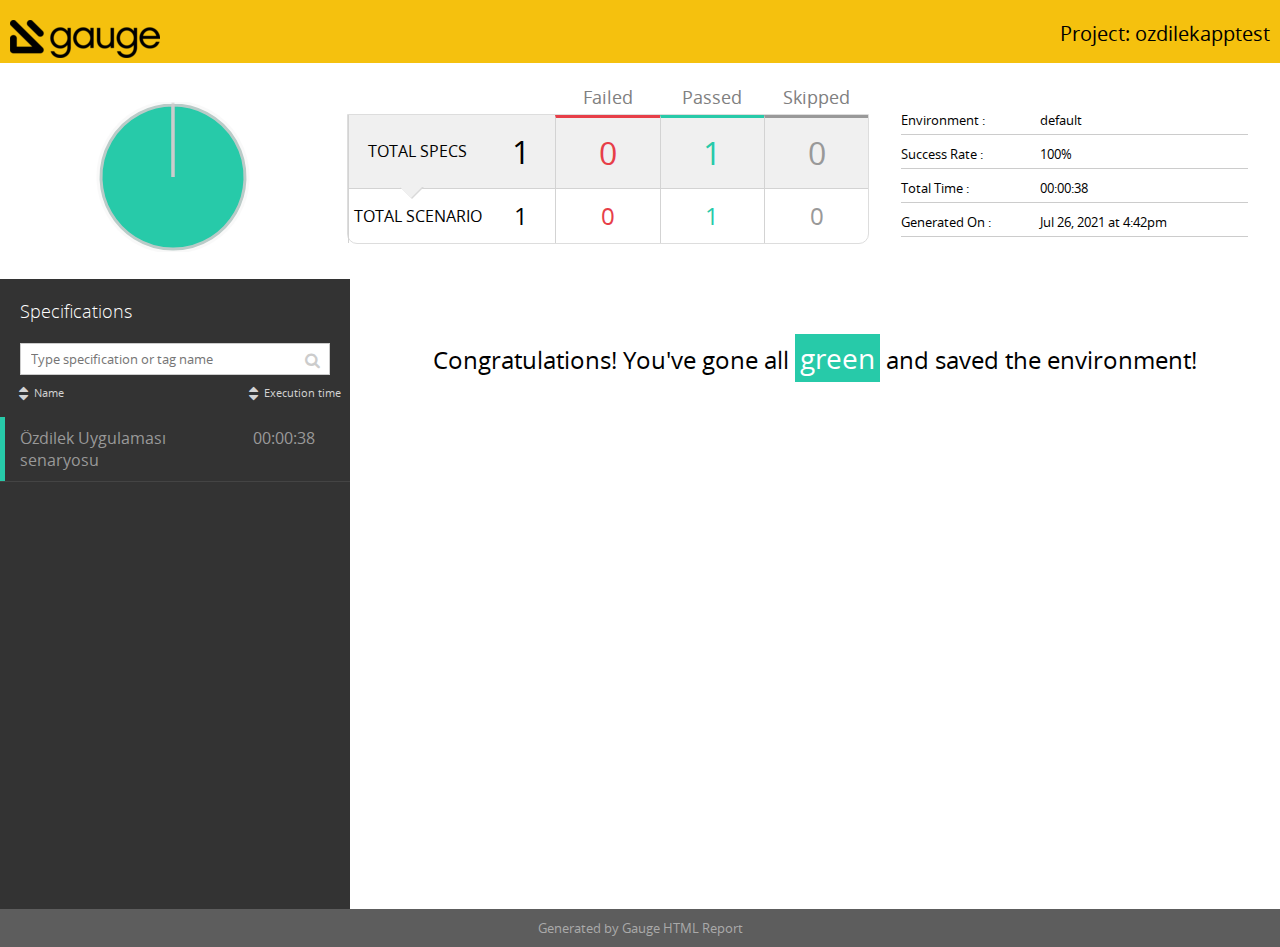
<file: reports/html-report/index.html>
<!doctype html>
  <html><head>
    <meta http-equiv="X-UA-Compatible" content="IE=9; IE=8; IE=7; IE=EDGE" />
    <meta charset="utf-8" />
    <title>Gauge Test Results</title>
    <link rel="shortcut icon" type="image/x-icon" href="images/favicon.ico">
    <link rel="stylesheet" type="text/css" href="css/open-sans.css">
    <link rel="stylesheet" type="text/css" href="css/font-awesome.css">
    <link rel="stylesheet" type="text/css" href="css/normalize.css" />
    <link rel="stylesheet" type="text/css" href="css/style.css" />
  </head>
  <body>
  <header class="top">
    <div class="header">
      <div class="container">
        <div class="logo">
          <a href="."><img src="images/gaugeLogo.png" alt="Report logo"></a>
        </div>
        <h2 class="project">Project: ozdilekapptest</h2>
      </div>
    </div>
  </header>
  <main class="main-container">
  <div class="container">

	
  <div class="report-overview">
   
  <div class="report_chart">
    <div class="chart">
      <svg id="pie-chart" data-results="0,1,0" data-total="1">
        <path class="status failed" />
        <path class="shadow failed" data-status="failed"><title>Failed: 0/1</title></path>
        <path class="status passed" />
        <path class="shadow passed" data-status="passed"><title>Passed: 1/1</title></path>
        <path class="status skipped" />
        <path class="shadow skipped" data-status="skipped"><title>Skipped: 0/1</title></path>
      </svg>
    </div>
  </div>

   
  <div class="report_test-results">
    <div class="report_test-result specs">
        <div class="total-specs" title="Filter all specs"><span class="txt">Total specs</span><span class="value">1</span></div>
        <div class="fail spec-filter" data-status="failed" title="Filter failed specs"><span class="value">0</span></div>
        <div class="pass spec-filter" data-status="passed" title="Filter passed specs"><span class="value">1</span></div>
        <div class="skip spec-filter" data-status="skipped" title="Filter skipped specs"><span class="value">0</span></div>
    </div>
    <div class="report_test-result scenarios">
        <div class="total-scenarios"><span class="txt">Total scenario</span><span class="value">1</span></div>
        <div class="fail scenario-stats" data-status="failed"><span class="value">0</span></div>
        <div class="pass scenario-stats" data-status="passed"><span class="value">1</span></div>
        <div class="skip scenario-stats" data-status="skipped"><span class="value">0</span></div>
    </div>
  </div>

    <div class="report_details">
      
  <ul>
    <li>
      <label>Environment </label>
      <span>default</span>
    </li>
    
    <li>
      <label>Success Rate </label>
      <span>100%</span>
    </li>
    <li>
      <label>Total Time </label>
      <span>00:00:38</span>
    </li>
    <li>
      <label>Generated On </label>
      <span>Jul 26, 2021 at 4:42pm</span>
    </li>
  </ul>

      
  

      
  
  


    </div>
  </div>

	
  <div class="specifications">
  
  
    <aside class="sidebar">
      <h3 class="title">Specifications</h3>
      <div class="searchbar">
        <input id="searchSpecifications" placeholder="Type specification or tag name" type="text" />
        <i class="fa fa-search"></i>
      </div>
      <div class="specs-sorting">
        <div class="sort sort-specs-name" data-sort-by="specs-name"><span class="sort-icons"><i class="fa fa-caret-up"></i><i class="fa fa-caret-down"></i></span><span>Name</span></div>
        <div class="sort sort-execution-time" data-sort-by="execution-time"><span class="sort-icons"><i class="fa fa-caret-up"></i><i class="fa fa-caret-down"></i></span><span>Execution time</span></div>
      </div>
      <div id="listOfSpecifications">
        <ul id="scenarios" class="spec-list">
        
          <a href="specs/example.html">
             
              <li class="passed spec-name">
            
              <span id="scenarioName" class="scenarioname">Özdilek Uygulaması senaryosu</span>
              <span id="time" class="time">00:00:38</span>
            </li>
          </a>
          
        </ul>
      </div>
    </aside>
  

	
    <div class="congratulations details">
      <p>Congratulations! You've gone all <span class="green">green</span> and saved the environment!</p>
    </div>
	
 	</div>
 	</div>
	</main>
	
  <footer class="footer">
    <div class="container">
      <p>Generated by Gauge HTML Report</p>
    </div>
  </footer>

	
    <script type="text/javascript">
      var loadingImage = "images/loading.gif";
      var closeButton = "images/close.gif";
    </script>
    <script src="js/lightbox.js"></script>
    <script src="js/jquery-3.1.0.min.js" type="text/javascript"></script>
    <script src="js/auto-complete.min.js" type="text/javascript"></script>
    <script src="js/clipboard.min.js" type="text/javascript"></script>
    <script src="js/search_index.js" type="text/javascript"></script>
    <script src="js/main.js" type="text/javascript"></script>
    </body>
  </html>
</file>
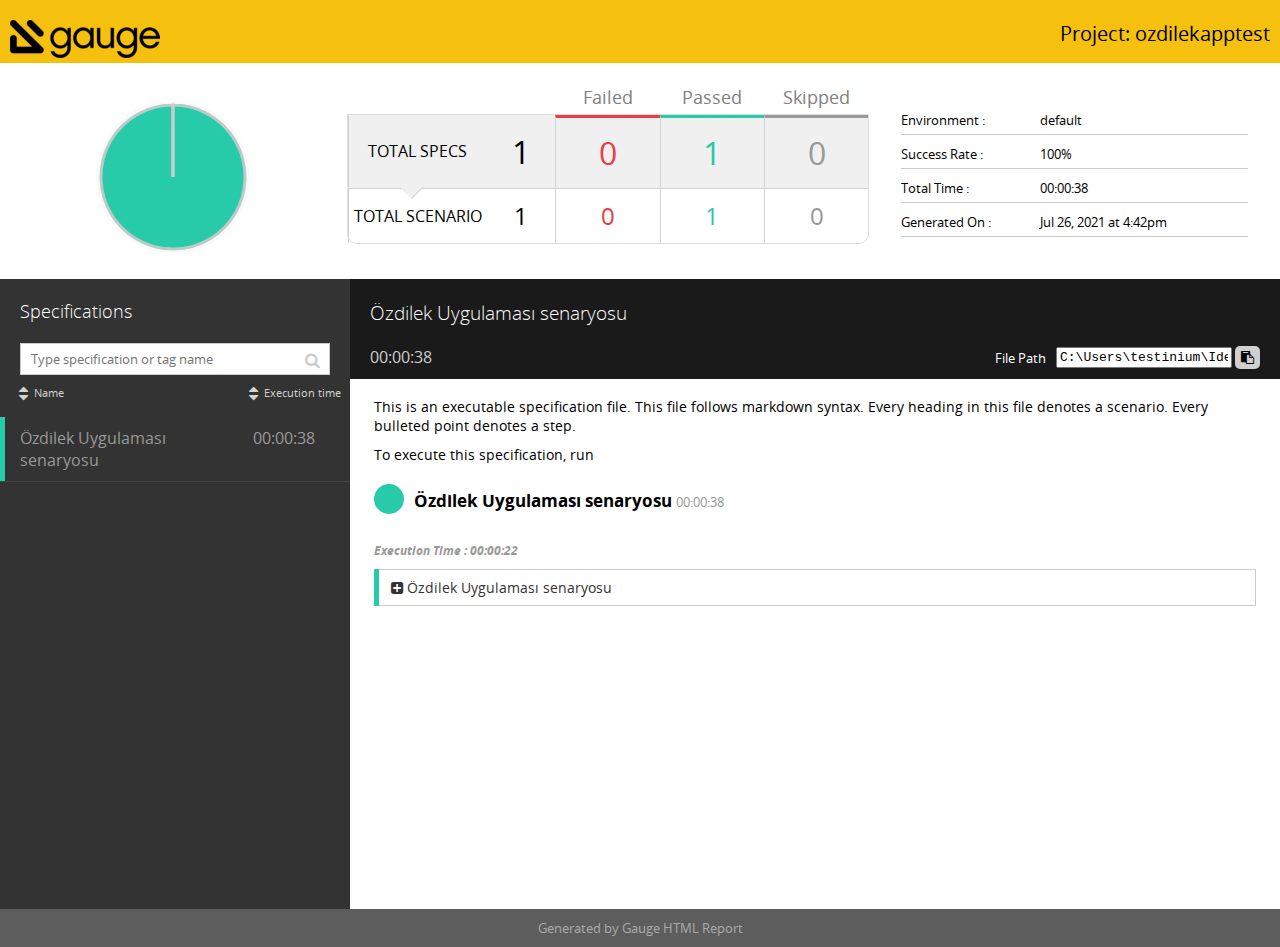
<file: reports/html-report/specs/example.html>
<!doctype html>
  <html><head>
    <meta http-equiv="X-UA-Compatible" content="IE=9; IE=8; IE=7; IE=EDGE" />
    <meta charset="utf-8" />
    <title>Gauge Test Results</title>
    <link rel="shortcut icon" type="image/x-icon" href="../images/favicon.ico">
    <link rel="stylesheet" type="text/css" href="../css/open-sans.css">
    <link rel="stylesheet" type="text/css" href="../css/font-awesome.css">
    <link rel="stylesheet" type="text/css" href="../css/normalize.css" />
    <link rel="stylesheet" type="text/css" href="../css/style.css" />
  </head>
  <body>
  <header class="top">
    <div class="header">
      <div class="container">
        <div class="logo">
          <a href=".."><img src="../images/gaugeLogo.png" alt="Report logo"></a>
        </div>
        <h2 class="project">Project: ozdilekapptest</h2>
      </div>
    </div>
  </header>
  <main class="main-container">
  <div class="container">

	
  <div class="report-overview">
   
  <div class="report_chart">
    <div class="chart">
      <svg id="pie-chart" data-results="0,1,0" data-total="1">
        <path class="status failed" />
        <path class="shadow failed" data-status="failed"><title>Failed: 0/1</title></path>
        <path class="status passed" />
        <path class="shadow passed" data-status="passed"><title>Passed: 1/1</title></path>
        <path class="status skipped" />
        <path class="shadow skipped" data-status="skipped"><title>Skipped: 0/1</title></path>
      </svg>
    </div>
  </div>

   
  <div class="report_test-results">
    <div class="report_test-result specs">
        <div class="total-specs" title="Filter all specs"><span class="txt">Total specs</span><span class="value">1</span></div>
        <div class="fail spec-filter" data-status="failed" title="Filter failed specs"><span class="value">0</span></div>
        <div class="pass spec-filter" data-status="passed" title="Filter passed specs"><span class="value">1</span></div>
        <div class="skip spec-filter" data-status="skipped" title="Filter skipped specs"><span class="value">0</span></div>
    </div>
    <div class="report_test-result scenarios">
        <div class="total-scenarios"><span class="txt">Total scenario</span><span class="value">1</span></div>
        <div class="fail scenario-stats" data-status="failed"><span class="value">0</span></div>
        <div class="pass scenario-stats" data-status="passed"><span class="value">1</span></div>
        <div class="skip scenario-stats" data-status="skipped"><span class="value">0</span></div>
    </div>
  </div>

    <div class="report_details">
      
  <ul>
    <li>
      <label>Environment </label>
      <span>default</span>
    </li>
    
    <li>
      <label>Success Rate </label>
      <span>100%</span>
    </li>
    <li>
      <label>Total Time </label>
      <span>00:00:38</span>
    </li>
    <li>
      <label>Generated On </label>
      <span>Jul 26, 2021 at 4:42pm</span>
    </li>
  </ul>

      
  

      
  
  


    </div>
  </div>


	

	

	
		<div class="specifications">
		
  
    <aside class="sidebar">
      <h3 class="title">Specifications</h3>
      <div class="searchbar">
        <input id="searchSpecifications" placeholder="Type specification or tag name" type="text" />
        <i class="fa fa-search"></i>
      </div>
      <div class="specs-sorting">
        <div class="sort sort-specs-name" data-sort-by="specs-name"><span class="sort-icons"><i class="fa fa-caret-up"></i><i class="fa fa-caret-down"></i></span><span>Name</span></div>
        <div class="sort sort-execution-time" data-sort-by="execution-time"><span class="sort-icons"><i class="fa fa-caret-up"></i><i class="fa fa-caret-down"></i></span><span>Execution time</span></div>
      </div>
      <div id="listOfSpecifications">
        <ul id="scenarios" class="spec-list">
        
          <a href="example.html">
             
              <li class="passed spec-name">
            
              <span id="scenarioName" class="scenarioname">Özdilek Uygulaması senaryosu</span>
              <span id="time" class="time">00:00:38</span>
            </li>
          </a>
          
        </ul>
      </div>
    </aside>
  

		
  
	
  <div id="specificationContainer" class="details">
    <header class="curr-spec">
      <div class="spec-head-wrapper">
        <h3 class="spec-head" title="C:\Users\testinium\IdeaProjects\ozdilekapptest\specs\example.spec">Özdilek Uygulaması senaryosu</h3>
        <div class="hidden report_test-results" alt="Scenarios" title="Scenarios">
          <ul>
            <li class="fail"><span class="value">0</span><span class="txt">Failed</span></li>
            <li class="pass"><span class="value">1</span><span class="txt">Passed</span></li>
            <li class="skip"><span class="value">0</span><span class="txt">Skipped</span></li>
          </ul>
        </div>
      </div>
      <div class="spec-meta">
        <div class="spec-filename">
          <label for="specFileName">File Path</label>
          <input id="specFileName" value="C:\Users\testinium\IdeaProjects\ozdilekapptest\specs\example.spec" readonly/>
          <button class="clipboard-btn" data-clipboard-target="#specFileName" title="Copy to Clipboard">
              <i class="fa fa-clipboard" aria-hidden="true" title="Copy to Clipboard"></i>
          </button>
        </div>
        <span class="time">00:00:38</span>
      </div>

	
  

	</header>
	<div id="specItemsContainer">
	
    
  

    
    
    

    <div class="content">
    
  
  <span><p>This is an executable specification file. This file follows markdown syntax.
Every heading in this file denotes a scenario. Every bulleted point denotes a step.</p>

<p>To execute this specification, run</p>
</span>
  
  

  

      
        
	
  <div class="scenario-container passed">
    

	
  <div class="scenario-head">
    <h3 class="head borderBottom">Özdilek Uygulaması senaryosu</h3>
    
    <span class="time">00:00:38</span>

	
  

	</div>
  
  

  
  

  
	

  
  
    
  
    
  
  <div class="step concept">
  
  
    <h5 class="execution-time">
      <span class="time">Execution Time : 00:00:22</span>
    </h5>
  
  <div class="step-info passed">
  
  <ul>
    <li class="step">
      <div class="step-txt">


  <i class="fa fa-plus-square" aria-hidden="true"></i>
  
  
    
      <span>
        Özdilek Uygulaması senaryosu
      </span>
    
  
  </div>

  </li></ul></div></div>
  <div class="concept-steps">
  
    
  
    
  
  <div class="step">
  
  
    <h5 class="execution-time">
      <span class="time">Execution Time : 00:00:02</span>
    </h5>
  
  <div class="step-info passed">
  
  <ul>
    <li class="step">
      <div class="step-txt">


  
  

  
  

  
  
  
  
  
    
      <span>
        Uygulama açılması kontrol edilir
      </span>
    
  
  </div>

  
    
    
  

    
    
  

  
  
  
  

  
  

  
	</li></ul></div></div>
  
    
  

  

  
    
  
    
  
  <div class="step">
  
  
    <h5 class="execution-time">
      <span class="time">Execution Time : 00:00:00</span>
    </h5>
  
  <div class="step-info passed">
  
  <ul>
    <li class="step">
      <div class="step-txt">


  
  

  
  

  
  
  
  
  
    
      <span>
        Alışveriş yap butonuna tıklanır
      </span>
    
  
  </div>

  
    
    
  

    
    
  

  
  
  
  

  
  

  
	</li></ul></div></div>
  
    
  

  

  
    
  
    
  
  <div class="step">
  
  
    <h5 class="execution-time">
      <span class="time">Execution Time : 00:00:02</span>
    </h5>
  
  <div class="step-info passed">
  
  <ul>
    <li class="step">
      <div class="step-txt">


  
  

  
  

  
  
  
  
  
    
      <span>
        Alışveriş sayfasının açıldığı doğrulanır
      </span>
    
  
  </div>

  
    
    
  

    
    
  

  
  
  
  

  
  

  
	</li></ul></div></div>
  
    
  

  

  
    
  
    
  
  <div class="step">
  
  
    <h5 class="execution-time">
      <span class="time">Execution Time : 00:00:00</span>
    </h5>
  
  <div class="step-info passed">
  
  <ul>
    <li class="step">
      <div class="step-txt">


  
  

  
  

  
  
  
  
  
    
      <span>
        Kategoriler sayfası açılır
      </span>
    
  
  </div>

  
    
    
  

    
    
  

  
  
  
  

  
  

  
	</li></ul></div></div>
  
    
  

  

  
    
  
    
  
  <div class="step">
  
  
    <h5 class="execution-time">
      <span class="time">Execution Time : 00:00:02</span>
    </h5>
  
  <div class="step-info passed">
  
  <ul>
    <li class="step">
      <div class="step-txt">


  
  

  
  

  
  
  
  
  
    
      <span>
        Kategoriler sayfası açıldığı doğrulanır.
      </span>
    
  
  </div>

  
    
    
  

    
    
  

  
  
  
  

  
  

  
	</li></ul></div></div>
  
    
  

  

  
    
  
    
  
  <div class="step">
  
  
    <h5 class="execution-time">
      <span class="time">Execution Time : 00:00:00</span>
    </h5>
  
  <div class="step-info passed">
  
  <ul>
    <li class="step">
      <div class="step-txt">


  
  

  
  

  
  
  
  
  
    
      <span>
        Kadın seçeneğine tıklanır
      </span>
    
  
  </div>

  
    
    
  

    
    
  

  
  
  
  

  
  

  
	</li></ul></div></div>
  
    
  

  

  
    
  
    
  
  <div class="step">
  
  
    <h5 class="execution-time">
      <span class="time">Execution Time : 00:00:00</span>
    </h5>
  
  <div class="step-info passed">
  
  <ul>
    <li class="step">
      <div class="step-txt">


  
  

  
  

  
  
  
  
  
    
      <span>
        Pantolon sekmesi seçilir
      </span>
    
  
  </div>

  
    
    
  

    
    
  

  
  
  
  

  
  

  
	</li></ul></div></div>
  
    
  

  

  
    
  
    
  
  <div class="step">
  
  
    <h5 class="execution-time">
      <span class="time">Execution Time : 00:00:05</span>
    </h5>
  
  <div class="step-info passed">
  
  <ul>
    <li class="step">
      <div class="step-txt">


  
  

  
  

  
  
  
  
  
    
      <span>
        Ekranı kaydır
      </span>
    
  
  </div>

  
    
    
  

    
    
  

  
  
  
  

  
  

  
	</li></ul></div></div>
  
    
  

  

  
    
  
    
  
  <div class="step">
  
  
    <h5 class="execution-time">
      <span class="time">Execution Time : 00:00:00</span>
    </h5>
  
  <div class="step-info passed">
  
  <ul>
    <li class="step">
      <div class="step-txt">


  
  

  
  

  
  
  
  
  
    
      <span>
        Son ürünü favorilere ekle
      </span>
    
  
  </div>

  
    
    
  

    
    
  

  
  
  
  

  
  

  
	</li></ul></div></div>
  
    
  

  

  
    
  
    
  
  <div class="step">
  
  
    <h5 class="execution-time">
      <span class="time">Execution Time : 00:00:01</span>
    </h5>
  
  <div class="step-info passed">
  
  <ul>
    <li class="step">
      <div class="step-txt">


  
  

  
  

  
  
  
  
  
    
      <span>
        Giriş yap sayfasının açıldıgı kontrol edilir
      </span>
    
  
  </div>

  
    
    
  

    
    
  

  
  
  
  

  
  

  
	</li></ul></div></div>
  
    
  

  

  
    
  
    
  
  <div class="step">
  
  
    <h5 class="execution-time">
      <span class="time">Execution Time : 00:00:00</span>
    </h5>
  
  <div class="step-info passed">
  
  <ul>
    <li class="step">
      <div class="step-txt">


  
  

  
  

  
  
  
  
  
    
      <span>
        Geri butonuna basılır
      </span>
    
  
  </div>

  
    
    
  

    
    
  

  
  
  
  

  
  

  
	</li></ul></div></div>
  
    
  

  

  
    
  
    
  
  <div class="step">
  
  
    <h5 class="execution-time">
      <span class="time">Execution Time : 00:00:00</span>
    </h5>
  
  <div class="step-info passed">
  
  <ul>
    <li class="step">
      <div class="step-txt">


  
  

  
  

  
  
  
  
  
    
      <span>
        ürünlerin yeniden listelendiği gözlemlenir
      </span>
    
  
  </div>

  
    
    
  

    
    
  

  
  
  
  

  
  

  
	</li></ul></div></div>
  
    
  

  

  
    
  
    
  
  <div class="step">
  
  
    <h5 class="execution-time">
      <span class="time">Execution Time : 00:00:00</span>
    </h5>
  
  <div class="step-info passed">
  
  <ul>
    <li class="step">
      <div class="step-txt">


  
  

  
  

  
  
  
  
  
    
      <span>
        Hesabım ikonuna tıklanır
      </span>
    
  
  </div>

  
    
    
  

    
    
  

  
  
  
  

  
  

  
	</li></ul></div></div>
  
    
  

  

  
    
  
    
  
  <div class="step">
  
  
    <h5 class="execution-time">
      <span class="time">Execution Time : 00:00:00</span>
    </h5>
  
  <div class="step-info passed">
  
  <ul>
    <li class="step">
      <div class="step-txt">


  
  

  
  

  
  
  
  
  
    
      <span>
        Giriş yap sayfasının açıldıgı kontrol edilir
      </span>
    
  
  </div>

  
    
    
  

    
    
  

  
  
  
  

  
  

  
	</li></ul></div></div>
  
    
  

  

  
    
  
    
  
  <div class="step">
  
  
    <h5 class="execution-time">
      <span class="time">Execution Time : 00:00:00</span>
    </h5>
  
  <div class="step-info passed">
  
  <ul>
    <li class="step">
      <div class="step-txt">


  
  

  
  

  
  
  
  
  
    
      <span>
        Geri butonuna basılır
      </span>
    
  
  </div>

  
    
    
  

    
    
  

  
  
  
  

  
  

  
	</li></ul></div></div>
  
    
  

  

  
    
  
    
  
  <div class="step">
  
  
    <h5 class="execution-time">
      <span class="time">Execution Time : 00:00:00</span>
    </h5>
  
  <div class="step-info passed">
  
  <ul>
    <li class="step">
      <div class="step-txt">


  
  

  
  

  
  
  
  
  
    
      <span>
        ürünlerin yeniden listelendiği gözlemlenir
      </span>
    
  
  </div>

  
    
    
  

    
    
  

  
  
  
  

  
  

  
	</li></ul></div></div>
  
    
  

  

  
    
  
    
  
  <div class="step">
  
  
    <h5 class="execution-time">
      <span class="time">Execution Time : 00:00:00</span>
    </h5>
  
  <div class="step-info passed">
  
  <ul>
    <li class="step">
      <div class="step-txt">


  
  

  
  

  
  
  
  
  
    
      <span>
        Sepetim sayfasına tıklanır
      </span>
    
  
  </div>

  
    
    
  

    
    
  

  
  
  
  

  
  

  
	</li></ul></div></div>
  
    
  

  

  
    
  
    
  
  <div class="step">
  
  
    <h5 class="execution-time">
      <span class="time">Execution Time : 00:00:01</span>
    </h5>
  
  <div class="step-info passed">
  
  <ul>
    <li class="step">
      <div class="step-txt">


  
  

  
  

  
  
  
  
  
    
      <span class="parameter">"1"</span>
    
  
    
      <span>
         saniye kadar beklendi
      </span>
    
  
  </div>

  
    
    
  

    
    
  

  
  
  
  

  
  

  
	</li></ul></div></div>
  
    
  

  

  
    
  
    
  
  <div class="step">
  
  
    <h5 class="execution-time">
      <span class="time">Execution Time : 00:00:00</span>
    </h5>
  
  <div class="step-info passed">
  
  <ul>
    <li class="step">
      <div class="step-txt">


  
  

  
  

  
  
  
  
  
    
      <span>
        Giriş yap sayfasının açıldıgı kontrol edilir
      </span>
    
  
  </div>

  
    
    
  

    
    
  

  
  
  
  

  
  

  
	</li></ul></div></div>
  
    
  

  

  
  </div>

  

  
  

  
  

  
  

  
	
	</div>

      

    </div>
    </div>

    
  

    
    
    
    </div>
  

		</div>
	

 	</div>
	</main>
	
  <footer class="footer">
    <div class="container">
      <p>Generated by Gauge HTML Report</p>
    </div>
  </footer>

	
    <script type="text/javascript">
      var loadingImage = "../images/loading.gif";
      var closeButton = "../images/close.gif";
    </script>
    <script src="../js/lightbox.js"></script>
    <script src="../js/jquery-3.1.0.min.js" type="text/javascript"></script>
    <script src="../js/auto-complete.min.js" type="text/javascript"></script>
    <script src="../js/clipboard.min.js" type="text/javascript"></script>
    <script src="../js/search_index.js" type="text/javascript"></script>
    <script src="../js/main.js" type="text/javascript"></script>
    </body>
  </html>
</file>
<file: reports/html-report/css/open-sans.css>
/* BEGIN Light */
@font-face {
  font-family: 'Open Sans';
  src: url("../fonts/open-sans/Light/OpenSans-Light.eot?v=1.1.0");
  src: url("../fonts/open-sans/Light/OpenSans-Light.eot?#iefix&v=1.1.0") format("embedded-opentype"), url("../fonts/open-sans/Light/OpenSans-Light.woff2?v=1.1.0") format("woff2"), url("../fonts/open-sans/Light/OpenSans-Light.woff?v=1.1.0") format("woff"), url("../fonts/open-sans/Light/OpenSans-Light.ttf?v=1.1.0") format("truetype"), url("../fonts/open-sans/Light/OpenSans-Light.svg?v=1.1.0#Light") format("svg");
  font-weight: 300;
  font-style: normal; }
/* END Light */
/* BEGIN Regular */
@font-face {
  font-family: 'Open Sans';
  src: url("../fonts/open-sans/Regular/OpenSans-Regular.eot?v=1.1.0");
  src: url("../fonts/open-sans/Regular/OpenSans-Regular.eot?#iefix&v=1.1.0") format("embedded-opentype"), url("../fonts/open-sans/Regular/OpenSans-Regular.woff2?v=1.1.0") format("woff2"), url("../fonts/open-sans/Regular/OpenSans-Regular.woff?v=1.1.0") format("woff"), url("../fonts/open-sans/Regular/OpenSans-Regular.ttf?v=1.1.0") format("truetype"), url("../fonts/open-sans/Regular/OpenSans-Regular.svg?v=1.1.0#Regular") format("svg");
  font-weight: normal;
  font-style: normal; }
/* END Regular */
/* BEGIN Italic */
@font-face {
  font-family: 'Open Sans';
  src: url("../fonts/open-sans/Italic/OpenSans-Italic.eot?v=1.1.0");
  src: url("../fonts/open-sans/Italic/OpenSans-Italic.eot?#iefix&v=1.1.0") format("embedded-opentype"), url("../fonts/open-sans/Italic/OpenSans-Italic.woff2?v=1.1.0") format("woff2"), url("../fonts/open-sans/Italic/OpenSans-Italic.woff?v=1.1.0") format("woff"), url("../fonts/open-sans/Italic/OpenSans-Italic.ttf?v=1.1.0") format("truetype"), url("../fonts/open-sans/Italic/OpenSans-Italic.svg?v=1.1.0#Italic") format("svg");
  font-weight: normal;
  font-style: italic; }
/* END Italic */
/* BEGIN Bold */
@font-face {
  font-family: 'Open Sans';
  src: url("../fonts/open-sans/Bold/OpenSans-Bold.eot?v=1.1.0");
  src: url("../fonts/open-sans/Bold/OpenSans-Bold.eot?#iefix&v=1.1.0") format("embedded-opentype"), url("../fonts/open-sans/Bold/OpenSans-Bold.woff2?v=1.1.0") format("woff2"), url("../fonts/open-sans/Bold/OpenSans-Bold.woff?v=1.1.0") format("woff"), url("../fonts/open-sans/Bold/OpenSans-Bold.ttf?v=1.1.0") format("truetype"), url("../fonts/open-sans/Bold/OpenSans-Bold.svg?v=1.1.0#Bold") format("svg");
  font-weight: bold;
  font-style: normal; }
/* END Bold */
/* BEGIN Bold Italic */
@font-face {
  font-family: 'Open Sans';
  src: url("../fonts/open-sans/BoldItalic/OpenSans-BoldItalic.eot?v=1.1.0");
  src: url("../fonts/open-sans/BoldItalic/OpenSans-BoldItalic.eot?#iefix&v=1.1.0") format("embedded-opentype"), url("../fonts/open-sans/BoldItalic/OpenSans-BoldItalic.woff2?v=1.1.0") format("woff2"), url("../fonts/open-sans/BoldItalic/OpenSans-BoldItalic.woff?v=1.1.0") format("woff"), url("../fonts/open-sans/BoldItalic/OpenSans-BoldItalic.ttf?v=1.1.0") format("truetype"), url("../fonts/open-sans/BoldItalic/OpenSans-BoldItalic.svg?v=1.1.0#BoldItalic") format("svg");
  font-weight: bold;
  font-style: italic; }
/* END Bold Italic */
</file>
<file: reports/html-report/css/style.css>
/*----------------------------------------------------------------
 *  Copyright (c) ThoughtWorks, Inc.
 *  Licensed under the Apache License, Version 2.0
 *  See LICENSE in the project root for license information.
 *----------------------------------------------------------------*/
 
* {
    box-sizing: border-box;
}

:root {
    --fail-color: #e73e48;
    --pass-color: #27caa9;
    --skip-color: #999999
}

body {
    font-family: 'Open Sans', sans-serif;
    font-size: 16px;
    font-weight: 400;
    margin: 0;
    padding: 0;
    outline: 0;
    background: #5d5d5d;
}

p {
    margin: 10px 0;
}

blockquote {
	font-style: italic;
	border-left: 0.25rem solid #333;
	margin-left: 0;
	padding-left: 1rem;
}

.container {
    margin: 0 auto;
    background: #fff;
    padding-top: 1rem;
}

.container:after {
    content: "";
    display: table;
    clear: both;
}

header.top {
    background: #f5c10e;
}

header.top:after {
    content: "";
    display: table;
    clear: both;
}

header.top .container {
    background: inherit;
}

header.top .container {
    padding-top: 10px;
    display: flex;
    flex-direction: column;
}

header.top .logo {
    float: none;
    margin: 10px 10px 0 10px;
}

header.top .project {
    float: none;
    margin: 0 10px 10px 10px;
    text-align: left;
    font-size: 1rem;
    font-weight: 400;
}

.value {
    text-align: left;
    font-size: 2rem;
}

.report-overview {
    display: -webkit-box;
    display: -webkit-flex;
    display: -ms-flexbox;
    display: flex;
    -webkit-box-align: center;
    -webkit-align-items: center;
    -ms-flex-align: center;
    align-items: center;
    flex-direction: column;
}

.report-overview:after {
    content: "";
    display: table;
    clear: both;
}

.report-overview > div {
    flex: 1;
}
.report-overview .report_test-results {
    flex: 1.5;
}

.report_chart {
    display: -webkit-box;
    display: -webkit-flex;
    display: -ms-flexbox;
    display: flex;
    -webkit-box-align: center;
    -webkit-align-items: center;
    -ms-flex-align: center;
    align-items: center;
    flex-direction: column;
    width: 100%;
}

.report_chart > div {
    float: none;
}

.report_chart .chart {
    width: 100%;
    padding-left: 0;
    text-align: center;
    display: none;
}

.report_test-result.scenarios .total-specs .value,  .report_test-result.scenarios .value {
    font-size: 1.5rem;
    text-align: center;
}

.report_test-result .total-specs span,
.report_test-results ul,
.report_test-results .value {
    text-align: center;
    display: block;
}

.txt {
    text-align: right;
    text-transform: uppercase;
    display: block;
}

.report_test-results {
    width: 100%;
    position: relative;
}

.report_test-results ul {
    list-style-type: none;
    margin: 0;
    padding: 0;
}

.report-overview .report_test-results ul li{
    padding: 0.75rem;
    margin: 1rem 0.25rem;
}

.report-overview .report_test-results ul li,
.report_test-result .total-specs {
    display: inline-block;
    cursor: pointer;
    /*background-color: #f9f9f9;*/
    transition: background-color 0.75s;
}

.report_details {
    width: 100%;
    margin: 10px 0 0 0;
    padding: 10px;
}

.report_details ul {
    list-style-type: none;
    margin: 0;
    padding: 0;
    display: flex;
    flex-direction: column;
}

.report_details ul > li {
    display: flex;
    flex-direction: row;
}

.report_details .suite_messages {
    overflow-y: scroll;
    max-height: 100px;
    background-color: #ccc;
    font-family:  Courier New;
}

.report_details .suite_messages .message_separator {
    text-align: center;
}

.report_details .suite_messages .step-message {
    padding: 0px 0px 0px 10px;
}

.report_details .suite_messages .step-message p:before {
    content: "$";
    padding-right: 5px;
    font-weight: bold;
}

.report_details .suite_screenshots {
    overflow-y: scroll;
    max-height: 100px;
    background-color:#ccc;
}

.report_details label, .report_details span {
    margin-bottom: 10px;
    font-size: 0.8rem;
}

.report_details label {
    clear: both;
    text-align: right;
    padding-right: 10px;
    width: 50%;
}

.report_details label:after {
    content: ":";
}

.report_details span {
    position: relative;
    margin-left: 0;
    text-align: left;
    flex-grow: 1;
}

.report_details span,
.report_details label {
    padding-bottom: 5px;
    border-bottom: 1px solid #cccccc;
}

.fail .value {
    color: var(--fail-color);
}

.pass .value {
    color: var(--pass-color);
}

.skip .value {
    color: var(--skip-color);
}

.specifications {
    background: #f5f5f5;
    display: -webkit-box;
    display: -webkit-flex;
    display: -ms-flexbox;
    display: flex;
    flex-direction: column;
}

.specifications:after {
    content: "";
    display: table;
    clear: both;
}

.specifications .sidebar {
    background: #333333;
    color: #fff;
    width: 100%;
}

#listOfSpecifications {
    max-height: 8rem;
    overflow: scroll;
    overflow-x: hidden;
}

.specifications .title {
    font-weight: 300;
    font-size: 1.125rem;
    margin: 20px 20px 10px;
    color: #fff;
    display: none;
}

.specifications .searchbar {
    position: relative;
    padding: 10px 20px;
}

.specifications .searchbar input[type=text] {
    width: 100%;
    display: block;
    line-height: 30px;
    padding: 0 40px 0 10px;
    font-size: 0.8rem;
    color: #333333;
}

.specifications .searchbar .fa {
    position: absolute;
    color: #cccccc;
    right: 30px;
    top: 20px;
}
.spec-screenshot-container {
    max-width: 16.66%;
    max-height: 16.66%;
}
.spec-list {
    list-style-type: none;
    margin: 0;
    padding: 0;
}

.spec-list li {
    width: 100%;
    padding: 10px 20px;
    border-bottom: 1px solid #444;
    color: #999999;
    position: relative;
    -webkit-transition: all 0.3s ease;
    transition: all 0.3s ease;
    background: transparent;
    cursor: pointer;
}

.spec-list li:after {
    content: "";
    display: table;
    clear: both;
}

.spec-list li .scenarioname {
    float: left;
    width: 75%;
    padding-right: 0.5rem;
    overflow: hidden;
    text-overflow: ellipsis;
}

.spec-list li .scenarioname:hover {
    overflow-wrap: break-word;
    overflow: visible;
}

.spec-list li .time {
    width: 25%;
    float: right;
}

.spec-list li.selected, .spec-list li:hover {
    background: #1a1a1a;
    color: #fff;
    -webkit-transition: all 0.3s ease;
    transition: all 0.3s ease;
}

.spec-list li.passed:before {
    content: "";
    width: 5px;
    height: 100%;
    background: #27caa9;
    position: absolute;
    left: 0;
    top: 0;
}

.spec-list li.failed:before {
    content: "";
    width: 5px;
    height: 100%;
    background: #e73e48;
    position: absolute;
    left: 0;
    top: 0;
}

.spec-list li.skipped:before {
    content: "";
    width: 5px;
    height: 100%;
    background: #cccccc;
    position: absolute;
    left: 0;
    top: 0;
}

.spec-list li.errored:before {
    content: "";
    width: 5px;
    height: 100%;
    background: #f00;
    position: absolute;
    left: 0;
    top: 0;
}

.spec-list li.selected:before {
    content: "";
    width: 10px;
    -webkit-transition: all 0.2s ease;
    transition: all 0.2s ease;
}

#specificationContainer {
    border-top: 0.25rem solid #cccccc;
}

.details {
    -webkit-flex-grow: 1;
    -moz-flex-grow: 1;
    flex-grow: 1;
    padding: 0 0px 50px 0;
    background-color: #ffffff;
}

.details:after {
    content: "";
    display: table;
    clear: both;
}

.details .content {
    padding: 0.5rem;
    background: #fff;
    font-size: 0.9rem;
}

.details .content:after {
    content: "";
    display: table;
    clear: both;
}

.details table {
    border-collapse: collapse;
    border: 1px solid #cccccc;
    border-bottom: 0;
    border-right: 0;
    min-width: 25%;
}

.details table td, .details table th {
    border-bottom: 1px solid #cccccc;
    border-right: 1px solid #cccccc;
    padding: 10px;
}

.details table th {
    background: #cccccc;
}

.details .data-table {
    border-collapse: collapse;
    border: 1px solid #cccccc;
    border-bottom: 0;
    border-right: 0;
    margin-bottom: 1.75rem;
}

.details .data-table td {
    color: #000000;
    border-bottom: none;
    border-right: none;
    padding: 0.5rem 1rem;
    cursor: pointer;
    opacity: 0.75;
}

.data-table tr.passed td {
    background-color: #27CAA9;
}

.data-table tr.failed td {
    background-color: #E73E48;
    color: #ffffff;
}

.data-table tr.skipped td {
    background-color: #999999;
    color: #000000;
}

.data-table tr.selected td {
    opacity: 1;
}

.data-table tr.selected td:first-child {
    border-left: 4px solid #0085C9;
}

.data-table tr:hover td {
    opacity: 0.9;
}

.curr-spec {
    padding: 10px 20px;
    color: #fff;
    background: #1a1a1a;
}

.curr-spec:after {
    content: "";
    display: table;
    clear: both;
}

.curr-spec .spec-head {
    margin: 10px 20px 10px 0;
    font-weight: 300;
    font-size: 1.5rem;
}

.curr-spec .time {
    font-size: 1rem;
    margin-top: 20px;
    color: #cccccc;
    float: left;
}

.curr-spec .tags {
    clear: both;
    color: #cccccc;
}

.curr-spec .tags strong {
    color: #fff;
    font-size: 0.8rem;
}

.curr-spec .tags span:last-child:after {
    content: "";
}

.curr-spec .tags span:after {
    content: ",";
}

.curr-spec p {
    margin: 0 0 10px 0;
}

.scenario-container {
    background: #fff;
    margin: 20px 0;
    position: relative;
    padding-bottom: 1px;
}

.scenario-container.passed:before {
    content: "";
    width: 30px;
    height: 30px;
    border-radius: 50%;
    background: #27caa9;
    display: block;
    position: absolute;
}

.scenario-container.failed:before {
    content: "";
    width: 30px;
    height: 30px;
    border-radius: 50%;
    background: #e73e48;
    display: block;
    position: absolute;
}

.scenario-container.skipped:before {
    content: "";
    width: 30px;
    height: 30px;
    border-radius: 50%;
    background: #a1a1a1;
    display: block;
    position: absolute;
}

.scenario-container .passed {
    position: relative;
}

.scenario-container .passed:before {
    content: "";
    width: 5px;
    height: 100%;
    background: #27caa9;
    position: absolute;
    left: 0;
    top: 0;
}

.scenario-container .passed ul {
    list-style-type: none;
    margin: 0;
    padding: 0;
}

.scenario-container .failed {
    position: relative;
}

.scenario-container .failed:before {
    content: "";
    width: 5px;
    height: 100%;
    background: #e73e48;
    position: absolute;
    left: 0;
    top: 0;
}

.scenario-container .not-executed {
    border-left: 5px solid #a1a1a1;
    margin-top: 20px;
}

.scenario-container .not-executed .step {
    color: #a1a1a1;
}

.scenario-head {
    margin-left: 40px;
    margin-bottom: 20px;
}

.scenario-head .head {
    margin: 5px 0 10px 0;
    display: inline-block;
}

.scenario-head .time {
    display: inline-block;
    font-size: 0.8rem;
    color: #999999;
}

.scenario-head .tags {
    margin: 0 0 10px 0;
}

.scenario-retry-count {
    padding: 5px;
    background-color: yellow
}

.step {
    list-style-type: none;
    margin: 0;
    padding: 0;
    color: #333333;
}

.step ul {
    list-style-type: none;
    margin: 0;
    padding: 0;
}

.step li {
    padding: 0.5rem;
    border: 1px solid #cccccc;
    margin-bottom: 10px;
}

.step li:last-child {
    margin-bottom: 0;
}
.step li:first-child {
    margin-top: 10px;
}

.step li.pass {
    border-left: 5px solid #27caa9;
}

.step li.fail {
    border-left: 5px solid #e73e48;
}

.step li.skip {
    border-left: 5px solid #cccccc;
}

.step.context li {
    border: 1px dashed #cccccc;
}

#specificationContainer h2 {
    margin-bottom: 10px;
}

.errored {
    background-color: #ffda8b;
}

.context-step li {
    font-style: italic;
    border: 1px dashed #cccccc;
}

input[type='text'] {
    background-color: #fff;
    border: 1px solid #ccc;
    padding: 5px;
}

input[type='text']:focus {
    box-shadow: 0 0 0px rgba(0, 0, 0, 0.5) inset;
    background-color: white !important;
}

.congratulations, .spec-click {
    font-size: 1.5rem;
    text-align: center;
    display: block;
    padding-top: 50px;
}

.congratulations .green {
    background-color: #27caa9;
    color: #ffffff;
    font-size: 1.75rem;
    padding: 0.3rem;
}

.spec-click {
  background: #ffffff url("../images/leftarrow.png") no-repeat scroll 17% 75%;
}

#listOfSpecifications .errored {
    border-left: 10px solid #ffbf37;
    background-color: lightgray;
}

.concept-steps {
    border-left: 2px dashed #eee;
    padding-left: 20px;
    display: none
}

.not-executed li {
    background: #fff;
}

.skipped {
    background-color: #ececec;
}

.inline-table {
    margin: 10px 0px;
}

.inline-table td {
    background-color: #fff;
}


footer .container {
    background: transparent;
    text-align: center;
    padding: 10px;
}

footer p {
    margin: 0;
    color: #aaaaaa;
    font-size: 0.8rem;
}

.exception-container {
    display: flex;
    flex-direction: column;
}

.exception-container .exception {
    flex-grow: 1;
    min-width: 60%;
}

.stacktrace {
    max-width: 100%;
}

.error {
    width: 100%;
}

.screenshot-container {
    position: relative;
}

.screenshot-container img {
    max-width: 50%;
}

.execution-time {
    margin: 10px 0 5px 0;
    color: #999999;
    font-style: italic;
}

.nvtooltip {
    position: absolute;
    background-color: rgba(255, 255, 255, 0.8);
    margin-top: -40px;
    padding: 10px;
    border: 1px solid #cecece;
}

.nvtooltip h3 {
    font-size: 1rem;
    /*line-height: 24px;*/
    margin: 0;
    font-weight: bold;
}

.failure_container {
    margin: 20px 0;
}

.error-container {
    padding: 20px;
    border-top: 1px solid #e73e48;
    border-bottom: 1px solid #e73e48;
    border-left: 5px solid #e73e48;
    font-size: 0.9rem;
    margin: 20px 0;
    position: relative;
}

.toggle-show {
    font-weight: bold;
    cursor: pointer;
    position: absolute;
    top: 20px;
    right: 0;
    background-color: #fff;
    color: #000;
}

/* Lightbox styles */

#lightbox {
    background-color:#eee;
    margin-left: 10%;
    padding: 1rem;
    width: 80%;
    max-height: 90%;
    border-bottom: 2px solid #666;
    border-right: 2px solid #666;
}
#lightboxDetails {
    font-size: 0.8rem;
    padding-top: 0.4rem;
}
#lightboxCaption{ float: left; }
#keyboardMsg{ float: right; }
#closeButton{
    top: 5px;
    right: 5px;
}
#lightbox img {
    border: none;
    clear: both;
    max-width: 100%;
    max-height: 100%;
    text-align: center;
}
#overlay img { border: none; }

#overlay { background-image: url(../images/overlay.png); }

* html #overlay{
	background-color: #333;
	background-color: transparent;
	background-image: url(../images/blank.gif);
	filter: progid:DXImageTransform.Microsoft.AlphaImageLoader(src="../images/overlay.png", sizingMethod="scale");
}


/* End Lightbox styles */

.collapse-messages-header {
    cursor: pointer;
    background: #ececec;
    display: inline-block;
    border-radius: 2px;
    border: 1px solid #ccc;
    margin: 0 0 0 1rem;
    text-align: center;
    font-size: 0.75rem;
}
.collapse-messages-header:active{
    outline:0;
}

.collapse-messages{
    padding: 10px 0 0 20px;
}

.message-container {
    display: flex;
}

.message-container i {
    cursor: pointer;
}

.message-container .messages{
    display: block;
    background-color: #ccc;
    margin-left: 5px;
    font-family:  Courier New;
    box-shadow: 0 4px 8px 0 rgba(0, 0, 0, 0.2), 0 6px 20px 0 rgba(0, 0, 0, 0.19);
}

.message-container .messages .step-message{
    padding: 0px 0px 0px 10px;
}

.message-container .messages .step-message p:before{
    content: "$";
    padding-right: 5px;
    font-weight: bold;
}

.step .message-container {
    margin-top: 5px;
}

.step-info {
    margin-bottom: 1.5rem;
}

@media screen and (min-width: 1024px) {

    header.top .container {
        flex-direction: row;
    }

    header.top .logo {
        flex-grow: 1;
    }

    header.top .project {
        font-size: 1.25rem;
        float: right;
        margin: 10px;
    }

    .report-overview {
        flex-direction: row;
        flex-wrap: initial;
    }

    .report_chart {
        flex-direction: row;
        width: 40%;
        border-bottom: none;
    }

    .report_chart .chart {
        width: auto;
        flex-grow: 1;
        display: block;
    }

    .report_test-result .total-specs {
        border-bottom: none;
    }

    .report_chart .active {
        background-color: #ddd;
    }

    .report_test-result .total-specs span {
        text-align: center;
    }

    .report_test-results {
        width: 50%;
    }

    .report_test-results ul {
        text-align: left;
        margin-left: 2rem;
    }

    .report_test-results ul li {
        padding: 10px;
    }

    .value {
        text-align: right;
    }

    .report_details {
        width: 30%;
        padding: 0;
        margin: 1rem;
        padding: 1rem;
    }

    .report_details label {
        text-align: left;
        padding-right: 0;
        width: 40%;
    }

    .report_details span {
        width: 60%;
    }

    .specifications {
        flex-direction: row;
        min-height: 70vh;
    }

    .specifications .title {
        display: block;
    }

    .specifications .sidebar {
        min-width: 350px;
        width: 350px;
    }

    .details .content {
        padding: 0.5rem 1.5rem;
    }

    #listOfSpecifications {
        max-height: 100%;
        overflow: auto;
    }

    #specificationContainer {
        margin-top: 0;
        border-top: none;
    }

    .step li {
        padding: 0.5rem 1rem;
    }

    .screenshot-container {
        display: flex;
        flex-wrap: wrap;
        width: 100%;
        margin-top: 10px;
        margin-left: 10px;
    }
    .scenario-container .screenshot {
        margin: 15px;
        width: 15%;
    }

    .scenario-container .screenshot img {
        max-width: 100%;
    }
    .exception-container .screenshot {
        width: auto;
    }

    .exception-container {
        flex-direction: row;
    }

    .error-message {
        max-width: 45rem;
        display: block;
        overflow: scroll;
        overflow-wrap: break-word;
    }

    .stacktrace {
        max-width: 45rem;
    }

    .error {
        width: 60rem;
    }
}

.env-vars {
    display: none;
    clear: both;
    float: none;
    width: 200px;
    padding: 10px;
    background: white;
    position: fixed;
    z-index : 10;
    box-shadow: 0 4px 8px 0 rgba(0, 0, 0, 0.2), 0 6px 20px 0 rgba(0, 0, 0, 0.19);
    max-height: 300px;
    overflow: hidden;
}

.modal-link {
    color: navy;
    font-weight: bold;
    cursor: pointer;
}

.modal {
    display: none;
    position: fixed;
    z-index: 1;
    left: 0;
    top: 0;
    width: 100%;
    height: 100%;
    cursor: auto;
    background-color: #ffffff;
}

.modal-title {
    background: #f6f6f6;
    margin: 0 0 20px 0;
    padding: 15px 20px;
    font-size: 16px;
}

.close {
    color: #aaa;
    font-weight: bold;
    position: absolute;
    right: 10px;
    font-size: 40px;
    line-height: 30px;
    top: 10px;
}

.close:hover,
.close:focus {
    color: black;
    text-decoration: none;
    cursor: pointer;
}
.modal-content {
    background-color: #fefefe;
    padding: 0 30px 20px 30px;
    overflow: scroll;
    width: 100%;
    height: 100%;
}


.concept .step-info {
    cursor: pointer;
}

.concept .step-info:hover {
    background-color: #f0f0f0;
}

.spec-filename {
    float: right;
    font-size: small;
    color: black;
}

.spec-filename input {
    font-family: Courier New;
}

.spec-filename button {
    background-color: #d0d0d0;
    border: 0;
    padding-top: 1px;
    box-shadow: none;
    border-radius: 5px;
    padding-bottom: 4px;
    margin-bottom: 0px;
}

.spec-filename button .fa {
    vertical-align: middle
}

.spec-filename label {
    color: #fff;
    vertical-align: middle;
    padding-right: 7px;
}

.autocomplete-suggestions {
    text-align: left; cursor: default; border: 1px solid #ccc; border-top: 0; background: #fff; box-shadow: -1px 1px 3px rgba(0,0,0,.1);

    /* core styles should not be changed */
    position: absolute; display: none; z-index: 9999; max-height: 254px; overflow: hidden; overflow-y: auto; box-sizing: border-box;
}
.autocomplete-suggestion { position: relative; padding: 0 .6em; line-height: 23px; white-space: nowrap; overflow: hidden; text-overflow: ellipsis; font-size: 1.02em; color: #333; }
.autocomplete-suggestion.selected { background: #f0f0f0; }

a#view-env{
    float:right
}

.env-vars .popup-header {
    display: inline-block;
    width: 100%;
}

.env-vars .popup-header .close-popup {
    cursor: pointer;
    float: right;
}

svg#pie-chart {
	width  : 200px;
	height : 150px;
}

#pie-chart path.passed{
    fill: #27caa9;
}

#pie-chart path.failed{
    fill: #e73e48;
}

#pie-chart path.skipped{
    fill: #999999;
}

#pie-chart path:hover{
    cursor: pointer;
}

#pie-chart path {
    stroke: #ccc;
    stroke-width: 3;
}

#pie-chart path.shadow {
    opacity: 0.1;
}

#pie-chart path.shadow:hover {
    opacity: 1;
    stroke-width: 1;
    transition: opacity 0.50s;
}

.hidden, #congratulationsHidden {
    display: none;
}
.spec-head-wrapper {
    overflow: hidden;
}

#specificationContainer .report_test-results {
    float: right;
    padding: 0;

}

#specificationContainer .report_test-results ul li {
    padding: 0px;
    margin: 0 5px;
}
#specificationContainer .report_test-results  .value {
    font-size: 1.5rem;
}
#specificationContainer .report_test-results .txt {
    font-size: .75rem;
}

#specificationContainer .spec-head {
    font-size: 1.2rem;
}
 #specificationContainer .spec-filename {
     display: none;
 }

.spec-meta {
    overflow: hidden;
    margin-top: 10px;
}
.spec-meta .time {
    margin-top: 0;
}

@media screen and (min-width: 768px) {
    #specificationContainer .spec-head {
        font-size: 1.2rem;
        width: calc(100% - 300px);
        float:left;
    }

    #specificationContainer .report_test-results {
        width: 280px;
    }

    #specificationContainer .report_test-results ul {
        float: right;
    }

    #specificationContainer .report_test-results ul li{
        display: inline-block;
    }

    #specificationContainer .report_test-results ul li .txt {
        font-size: .65rem;
    }

    #specificationContainer .spec-filename {
        display: block;
    }
}

.is-modal-open {
    overflow: hidden;
}

.report-overview .report_test-results{
    display: flex;
    height: 130px;
    flex-direction: column;
    border: 1.5px solid #ddd;
    border-bottom-right-radius: 10px;
    border-bottom-left-radius: 10px;
    overflow: visible;
}

.report_test-results .report_test-result:nth-child(1) {
    background: #f0f0f0;
    flex: 2;
}

.report_test-results .report_test-result:nth-child(2) {
    flex: 1.5;
}
.report_test-result .total-specs, .report_test-result .total-scenarios {
    flex: 2;
    display: flex;
    flex-direction: row;
    justify-content: space-evenly;
}

.report_test-result .total-specs .txt, .report_test-result .total-scenarios .txt{
    flex:2;
    text-align: center;
}

.report_test-result .total-specs .value, .report_test-result .total-scenarios .value{
    flex:1;
}

.report_test-result .total-specs{
    text-transform: uppercase;
    /* font-size: 1.2rem; */
    font-size: 16px;
    /* position: relative; */
}

.report_test-result .total-scenarios .txt{
    font-weight: 400;
    /* font-size: 1.2rem; */
    font-size: 16px;
    text-transform: uppercase;
}

.report_test-result .spec-filter, .report_test-result .scenario-stats {
    flex: 1;
    display: flex;
    justify-content: center;
}

.report_test-result .spec-filter{
    cursor: pointer;
}

.report_test-result div{
    border-left: 1px solid lightgray;
    align-items: center;
}

.report_test-result.specs{
    border-bottom: 1px solid lightgray;
}

.report_test-result {
    display: flex;
    flex-direction: row;
}

.report_test-result.specs .fail.spec-filter {
    border-top: 3px solid var(--fail-color);
}

.report_test-result.specs .pass.spec-filter {
    border-top: 3px solid var(--pass-color);
}

.report_test-result.specs .skip.spec-filter {
    border-top: 3px solid var(--skip-color);
}

.report_test-result.specs .fail.spec-filter::before {
    content: "Failed";
    color: gray;
}

.report_test-result.specs .pass.spec-filter::before {
    content: "Passed";
    color: gray;
}

.report_test-result.specs .skip.spec-filter::before {
    content: "Skipped";
    color: gray;
}

.report_test-result.specs .spec-filter::before {
    position: absolute;
    top: -30px;
    font-size: 18px;
}   

.report_test-results::before{
    content: "";
    border-left: 12px solid transparent;
    border-right: 12px solid transparent;
    border-top: 12px solid #d9d9d9;
    position: absolute;
    top: 72px;
    left: 10%;
}

.report_test-results::after{
    content: "";
    border-left: 11px solid transparent;
    border-right: 11px solid transparent;
    border-top: 11px solid #f0f0f0;
    position: absolute;
    top: 72px;
    left: 10%;
}
.specs-sorting{
    display: flex;
    justify-content: space-between;
    padding-left: 20px;
    color: lightgray;
}
.specs-sorting .sort.sort-specs-name{
    flex:2.3;
}

.specs-sorting .sort.sort-execution-time{
    flex:1;
}

.specs-sorting .sort{
    font-size: 11px;
    cursor: pointer;
    display: flex;
    flex-direction: row;
}
.specs-sorting .sort:hover{
    color:white;
}

.specs-sorting .sort .sort-icons{
    display:flex;
    flex-direction: column;
    font-size: 16px;
    padding-right: 5px;
}

.specs-sorting .sort .sort-icons .fa-caret-up{
    position: relative;
    top: -4px;
    left: -1px;
}

.specs-sorting .sort .sort-icons .fa-caret-down{
    position: relative;
    top: -11px;
    left: -1px;
}

.specs-sorting .sort .sort-icons .fa.active{
    color:#11AEF4;
}

@media screen and (max-width: 1024px){
    .report_test-results {
        margin-top: 20px;
    }
}

.custom-screenshot-message{
    border: solid;
    border-width: 1px;
}

.custom-message{
    font-style: italic;
    font-size: medium;
}
</file>
